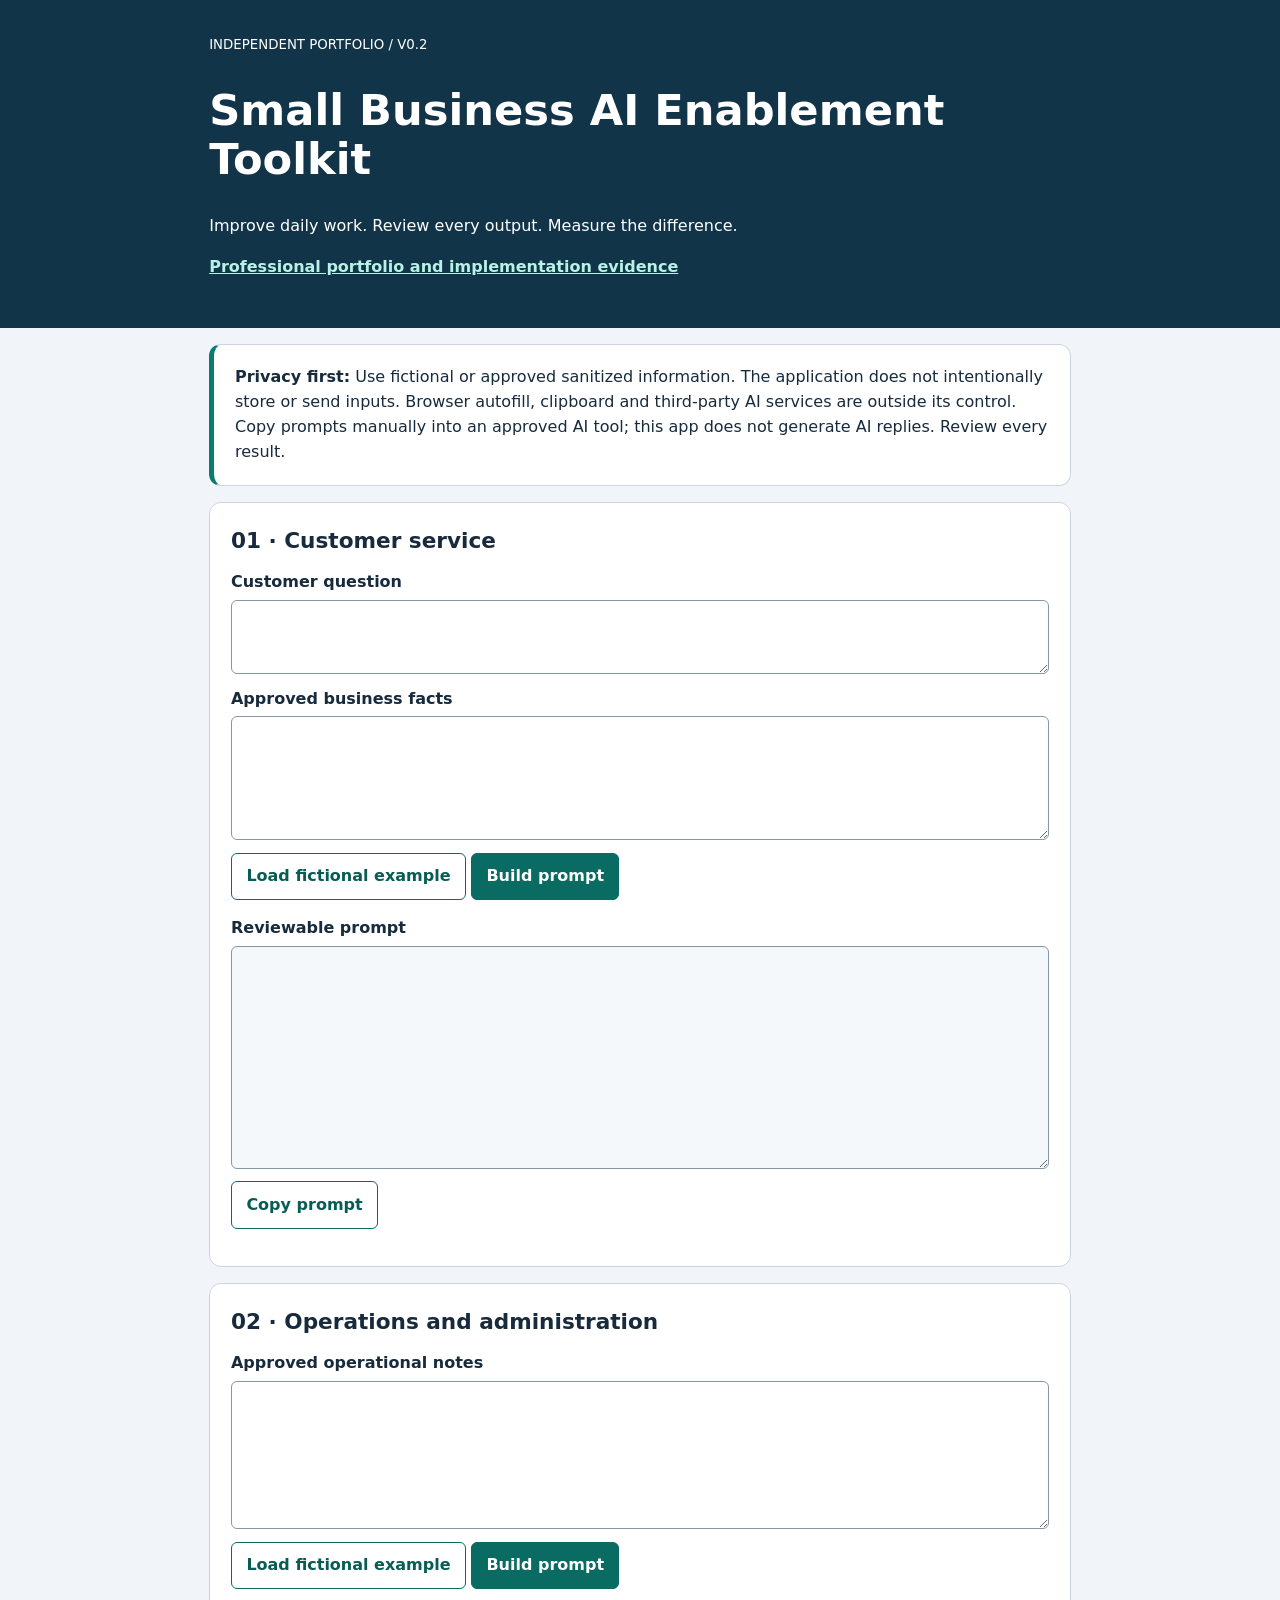
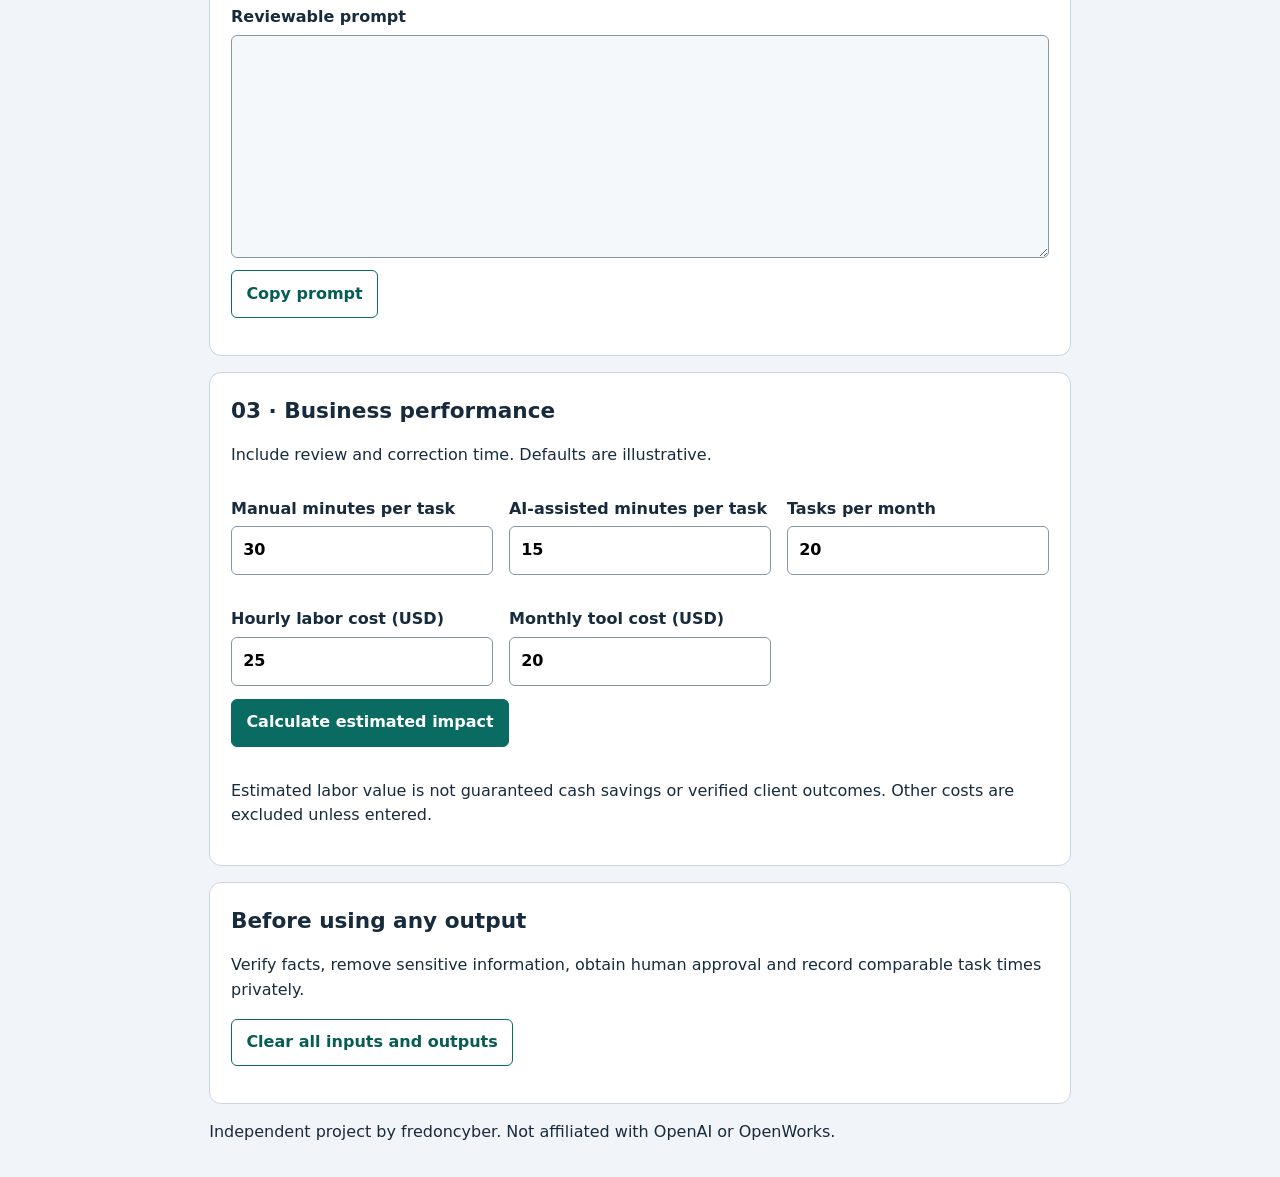
<file: web/index.html>
<!doctype html><html lang="en"><head><meta charset="utf-8"><meta name="viewport" content="width=device-width,initial-scale=1"><meta http-equiv="Content-Security-Policy" content="default-src 'none'; script-src 'self'; style-src 'self'; base-uri 'none'; form-action 'none'"><title>Small Business AI Toolkit</title><link rel="stylesheet" href="style.css"><script defer src="core.js"></script><script defer src="app.js"></script></head><body><a class="skip" href="#main">Skip to content</a><header><div class="wrap"><small>INDEPENDENT PORTFOLIO / V0.2</small><h1>Small Business AI Enablement Toolkit</h1><p>Improve daily work. Review every output. Measure the difference.</p><p><a class="portfolio-link" href="portfolio.html">Professional portfolio and implementation evidence</a></p></div></header><main class="wrap" id="main"><noscript><p>JavaScript is required for the interactive toolkit. No information will be submitted.</p></noscript><aside><strong>Privacy first:</strong> Use fictional or approved sanitized information. The application does not intentionally store or send inputs. Browser autofill, clipboard and third-party AI services are outside its control. Copy prompts manually into an approved AI tool; this app does not generate AI replies. Review every result.</aside><section><h2>01 · Customer service</h2><form autocomplete="off" id="customer"><label>Customer question<textarea id="question" required maxlength="12000" rows="2"></textarea></label><label>Approved business facts<textarea id="facts" required maxlength="12000" rows="4"></textarea></label><button type="button" id="sampleCustomer" class="secondary">Load fictional example</button> <button>Build prompt</button></form><p id="customerError" role="alert"></p><label>Reviewable prompt<textarea id="customerOutput" readonly rows="8"></textarea></label><button type="button" data-copy="customerOutput" class="secondary">Copy prompt</button><p id="customerCopyStatus" role="status"></p></section><section><h2>02 · Operations and administration</h2><form autocomplete="off" id="operations"><label>Approved operational notes<textarea id="notes" required maxlength="12000" rows="5"></textarea></label><button type="button" id="sampleOps" class="secondary">Load fictional example</button> <button>Build prompt</button></form><p id="opsError" role="alert"></p><label>Reviewable prompt<textarea id="opsOutput" readonly rows="8"></textarea></label><button type="button" data-copy="opsOutput" class="secondary">Copy prompt</button><p id="opsCopyStatus" role="status"></p></section><section><h2>03 · Business performance</h2><p>Include review and correction time. Defaults are illustrative.</p><form autocomplete="off" id="metrics"><div class="fields"><label>Manual minutes per task<input id="before" type="number" min="0" max="100000000" step="any" value="30" required></label><label>AI-assisted minutes per task<input id="after" type="number" min="0" max="100000000" step="any" value="15" required></label><label>Tasks per month<input id="frequency" type="number" min="0" max="100000000" step="1" value="20" required></label><label>Hourly labor cost (USD)<input id="rate" type="number" min="0" max="100000000" step="any" value="25" required></label><label>Monthly tool cost (USD)<input id="cost" type="number" min="0" max="100000000" step="any" value="20" required></label></div><button>Calculate estimated impact</button></form><p id="metricError" role="alert"></p><dl id="results" aria-live="polite"></dl><p>Estimated labor value is not guaranteed cash savings or verified client outcomes. Other costs are excluded unless entered.</p></section><section><h2>Before using any output</h2><p>Verify facts, remove sensitive information, obtain human approval and record comparable task times privately.</p><button id="clearAll" type="button" class="secondary">Clear all inputs and outputs</button><p id="status" role="status"></p></section></main><footer class="wrap">Independent project by fredoncyber. Not affiliated with OpenAI or OpenWorks.</footer></body></html>
</file>
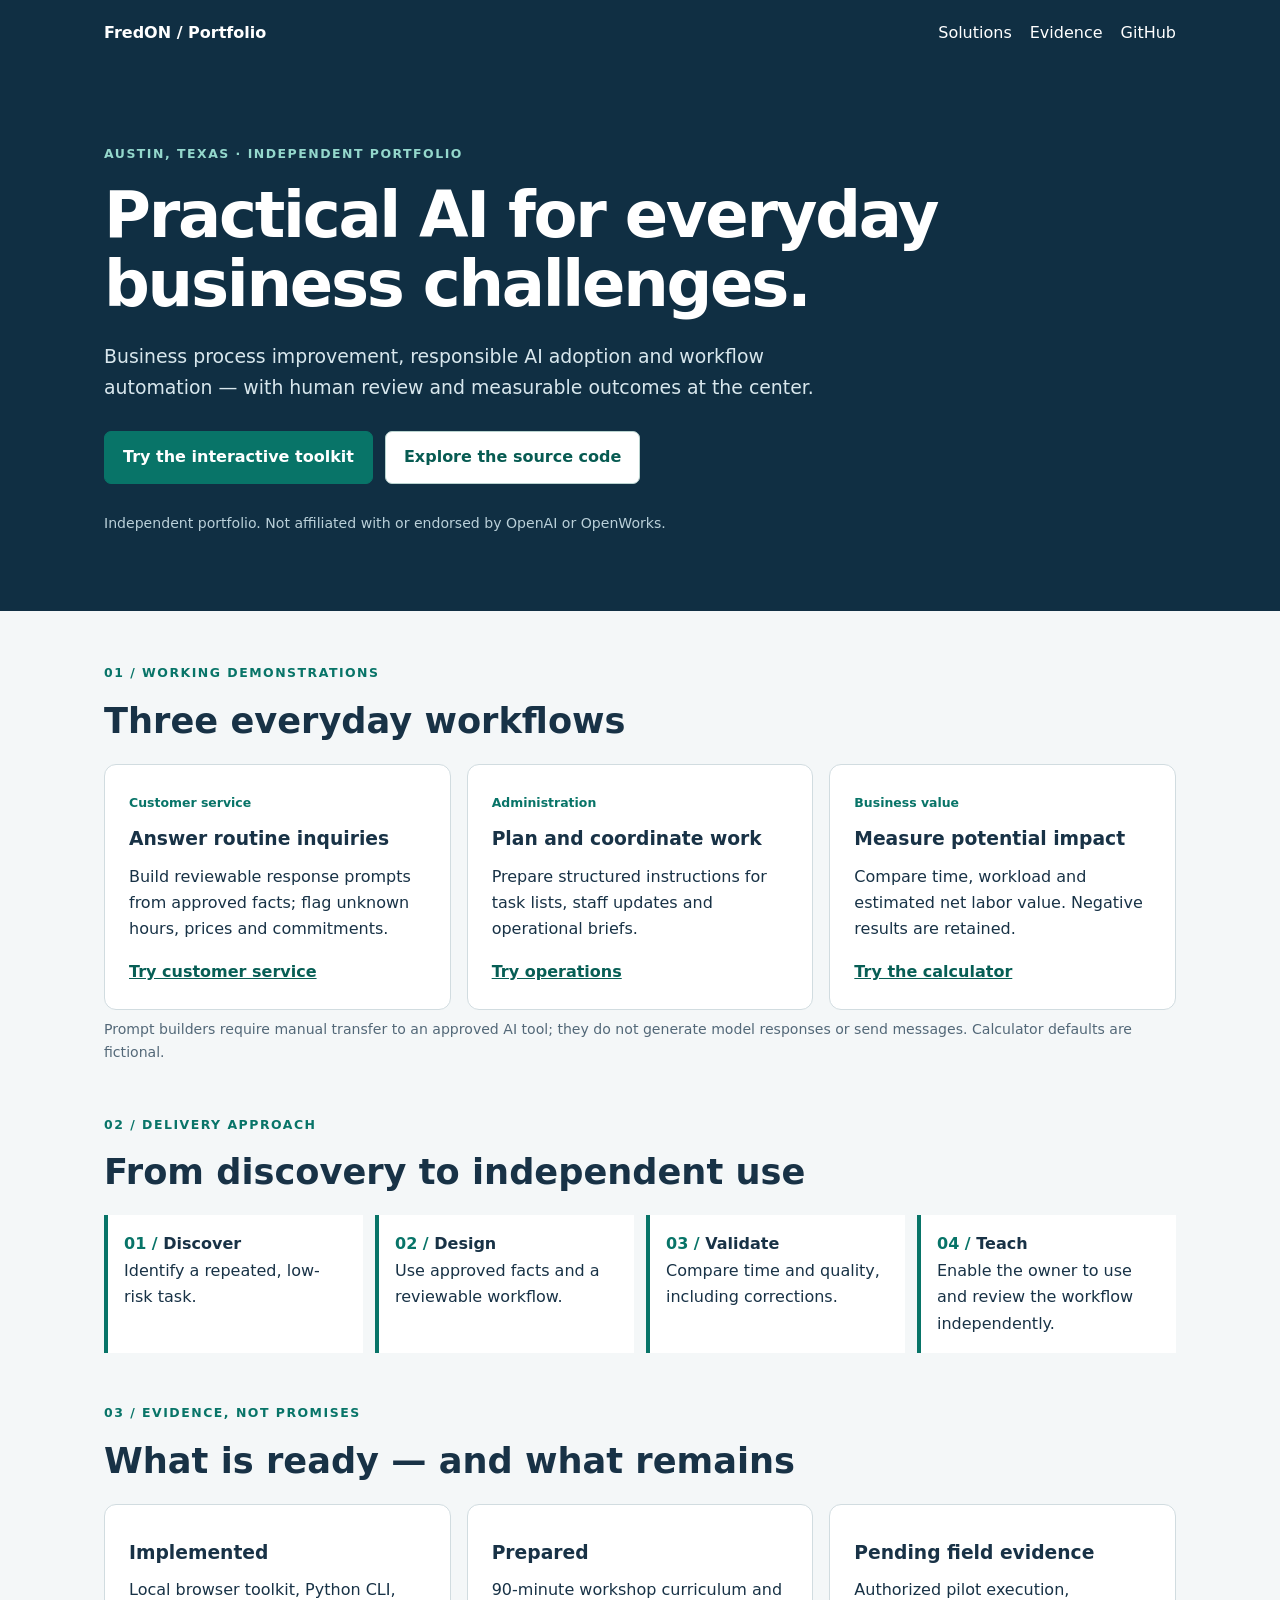
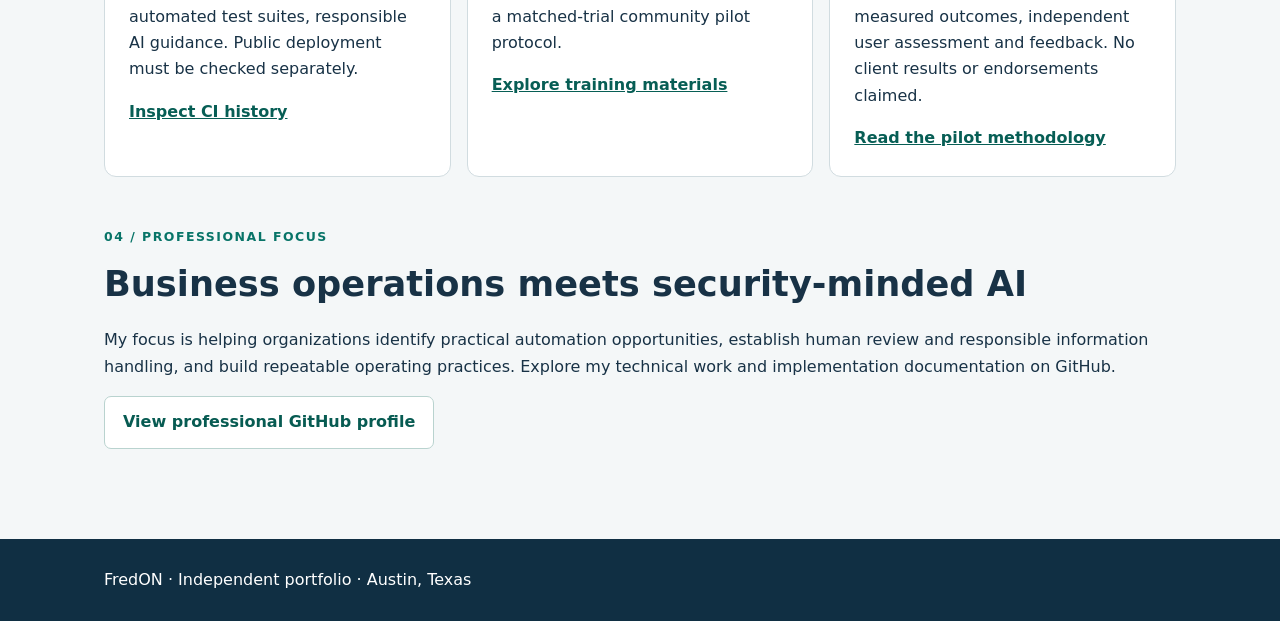
<file: web/portfolio.html>
<!doctype html>
<html lang="en"><head><meta charset="utf-8"><meta name="viewport" content="width=device-width,initial-scale=1"><meta http-equiv="Content-Security-Policy" content="default-src 'none'; style-src 'self'; base-uri 'none'; form-action 'none'"><title>FredON | Practical AI &amp; Responsible Automation</title><link rel="stylesheet" href="portfolio.css"></head>
<body><a class="skip" href="#main">Skip to content</a><header><nav class="wrap"><a class="brand" href="portfolio.html">FredON / Portfolio</a><div><a href="#solutions">Solutions</a><a href="#evidence">Evidence</a><a href="https://github.com/fredoncyber">GitHub</a></div></nav></header>
<main id="main"><div class="hero"><div class="wrap"><p class="eyebrow">AUSTIN, TEXAS · INDEPENDENT PORTFOLIO</p><h1>Practical AI for everyday business challenges.</h1><p class="lead">Business process improvement, responsible AI adoption and workflow automation — with human review and measurable outcomes at the center.</p><div class="actions"><a class="button" href="index.html">Try the interactive toolkit</a><a class="button secondary" href="https://github.com/fredoncyber/small-business-ai-enablement">Explore the source code</a></div><p class="fine">Independent portfolio. Not affiliated with or endorsed by OpenAI or OpenWorks.</p></div></div>
<div class="wrap content"><section id="solutions"><p class="eyebrow">01 / WORKING DEMONSTRATIONS</p><h2>Three everyday workflows</h2><div class="cards"><article><span class="tag">Customer service</span><h3>Answer routine inquiries</h3><p>Build reviewable response prompts from approved facts; flag unknown hours, prices and commitments.</p><a href="index.html#customer">Try customer service</a></article><article><span class="tag">Administration</span><h3>Plan and coordinate work</h3><p>Prepare structured instructions for task lists, staff updates and operational briefs.</p><a href="index.html#operations">Try operations</a></article><article><span class="tag">Business value</span><h3>Measure potential impact</h3><p>Compare time, workload and estimated net labor value. Negative results are retained.</p><a href="index.html#metrics">Try the calculator</a></article></div><p class="fine">Prompt builders require manual transfer to an approved AI tool; they do not generate model responses or send messages. Calculator defaults are fictional.</p></section>
<section><p class="eyebrow">02 / DELIVERY APPROACH</p><h2>From discovery to independent use</h2><ol class="steps"><li><strong>Discover</strong> Identify a repeated, low-risk task.</li><li><strong>Design</strong> Use approved facts and a reviewable workflow.</li><li><strong>Validate</strong> Compare time and quality, including corrections.</li><li><strong>Teach</strong> Enable the owner to use and review the workflow independently.</li></ol></section>
<section id="evidence"><p class="eyebrow">03 / EVIDENCE, NOT PROMISES</p><h2>What is ready — and what remains</h2><div class="evidence"><article><h3>Implemented</h3><p>Local browser toolkit, Python CLI, automated test suites, responsible AI guidance. Public deployment must be checked separately.</p><a href="https://github.com/fredoncyber/small-business-ai-enablement/actions">Inspect CI history</a></article><article><h3>Prepared</h3><p>90-minute workshop curriculum and a matched-trial community pilot protocol.</p><a href="https://github.com/fredoncyber/small-business-ai-enablement/tree/main/workshop">Explore training materials</a></article><article><h3>Pending field evidence</h3><p>Authorized pilot execution, measured outcomes, independent user assessment and feedback. No client results or endorsements claimed.</p><a href="https://github.com/fredoncyber/small-business-ai-enablement/blob/main/docs/community_pilot_plan.md">Read the pilot methodology</a></article></div></section>
<section><p class="eyebrow">04 / PROFESSIONAL FOCUS</p><h2>Business operations meets security-minded AI</h2><p>My focus is helping organizations identify practical automation opportunities, establish human review and responsible information handling, and build repeatable operating practices. Explore my technical work and implementation documentation on GitHub.</p><a class="button secondary" href="https://github.com/fredoncyber">View professional GitHub profile</a></section></div></main><footer><div class="wrap">FredON · Independent portfolio · Austin, Texas</div></footer></body></html>
</file>
<file: web/style.css>
*{box-sizing:border-box}body{margin:0;font:16px/1.55 system-ui,sans-serif;background:#f1f5f9;color:#172b3d}header{background:#123449;color:white;padding:2rem 0}.wrap{max-width:900px;margin:auto;padding:0 1.2rem}h1{font-size:clamp(1.8rem,4vw,2.7rem);line-height:1.15}h2{font-size:1.35rem;margin:0}section,aside{background:white;border:1px solid #cbd5e1;border-radius:12px;padding:1.3rem;margin:1rem 0}aside{border-left:5px solid #087c70}label{display:block;font-weight:650;margin-top:.8rem}textarea,input{display:block;width:100%;padding:.7rem;border:1px solid #8596a7;border-radius:6px;font:inherit;margin:.3rem 0 .8rem;resize:vertical}textarea[readonly]{background:#f5f8fa}button{font:inherit;font-weight:650;background:#096b61;color:white;border:1px solid #096b61;padding:.65rem .9rem;border-radius:6px;cursor:pointer}.secondary{background:white;color:#075c53}.fields{display:grid;grid-template-columns:repeat(auto-fit,minmax(200px,1fr));gap:.4rem 1rem}dl{display:grid;grid-template-columns:1fr auto;gap:.5rem 1rem}dd{margin:0;font-weight:700}footer{padding-bottom:2rem!important}button:focus-visible,input:focus-visible,textarea:focus-visible{outline:3px solid #b45309;outline-offset:2px}[role=alert]{color:#9f1239}
.portfolio-link{color:#b8f2e6;font-weight:650}.portfolio-link:focus-visible{outline:3px solid #fbbf24;outline-offset:3px}

.skip{position:absolute;top:-100px;left:12px;background:white;padding:10px;color:#123449;z-index:2}.skip:focus{top:8px}
</file>
<file: web/portfolio.css>
*{box-sizing:border-box}html{scroll-behavior:smooth}body{margin:0;color:#183246;background:#f4f7f8;font:16px/1.65 system-ui,sans-serif}.wrap{width:min(1120px,100%);margin:auto;padding:0 24px}header,footer{background:#102f43;color:#fff}nav{display:flex;align-items:center;justify-content:space-between;gap:16px;flex-wrap:wrap;padding-top:20px!important;padding-bottom:20px!important}nav div{display:flex;gap:18px;flex-wrap:wrap}nav a,footer a{color:#fff;text-decoration:none}.brand{font-weight:800}.hero{background:#102f43;color:#fff;padding:70px 0 60px}.hero .eyebrow{color:#94d8cc}.eyebrow{font-size:.78rem;font-weight:750;letter-spacing:.12em;color:#087468}h1{font-size:clamp(2.3rem,6vw,4rem);line-height:1.08;max-width:880px;margin:16px 0 22px;letter-spacing:-.035em}.lead{max-width:760px;font-size:1.18rem;color:#d8e7ed}.actions{display:flex;gap:12px;flex-wrap:wrap;margin:28px 0}.button{display:inline-block;text-decoration:none;background:#087468;color:#fff;padding:12px 18px;border:1px solid #087468;border-radius:7px;font-weight:700}.button.secondary{background:#fff;color:#075b52;border-color:#b9d3cf}.fine{font-size:.88rem;color:#536878}.hero .fine{color:#bad0d9}.content{padding-top:28px;padding-bottom:40px}section{margin:24px 0 50px}h2{font-size:clamp(1.6rem,4vw,2.2rem);line-height:1.2;margin:8px 0 22px}h3{line-height:1.3;margin:12px 0}p{margin:8px 0 16px}.cards,.evidence{display:grid;grid-template-columns:repeat(auto-fit,minmax(min(100%,260px),1fr));gap:16px}article{background:#fff;border:1px solid #d1dce0;border-radius:12px;padding:24px}a{color:#075e55}article a{font-weight:650}.tag{font-size:.78rem;font-weight:700;color:#087468}.steps{display:grid;grid-template-columns:repeat(auto-fit,minmax(min(100%,210px),1fr));gap:12px;padding:0;list-style:none;counter-reset:step}.steps li{counter-increment:step;background:white;border-left:4px solid #087468;padding:16px}.steps strong{display:block}.steps strong:before{content:counter(step,decimal-leading-zero) " / ";color:#087468}footer{padding:28px 0}.skip{position:absolute;left:16px;top:-100px;background:white;padding:10px;z-index:2}.skip:focus{top:8px}a:focus-visible{outline:3px solid #d97706;outline-offset:4px}@media(prefers-reduced-motion:reduce){html{scroll-behavior:auto}}
</file>
